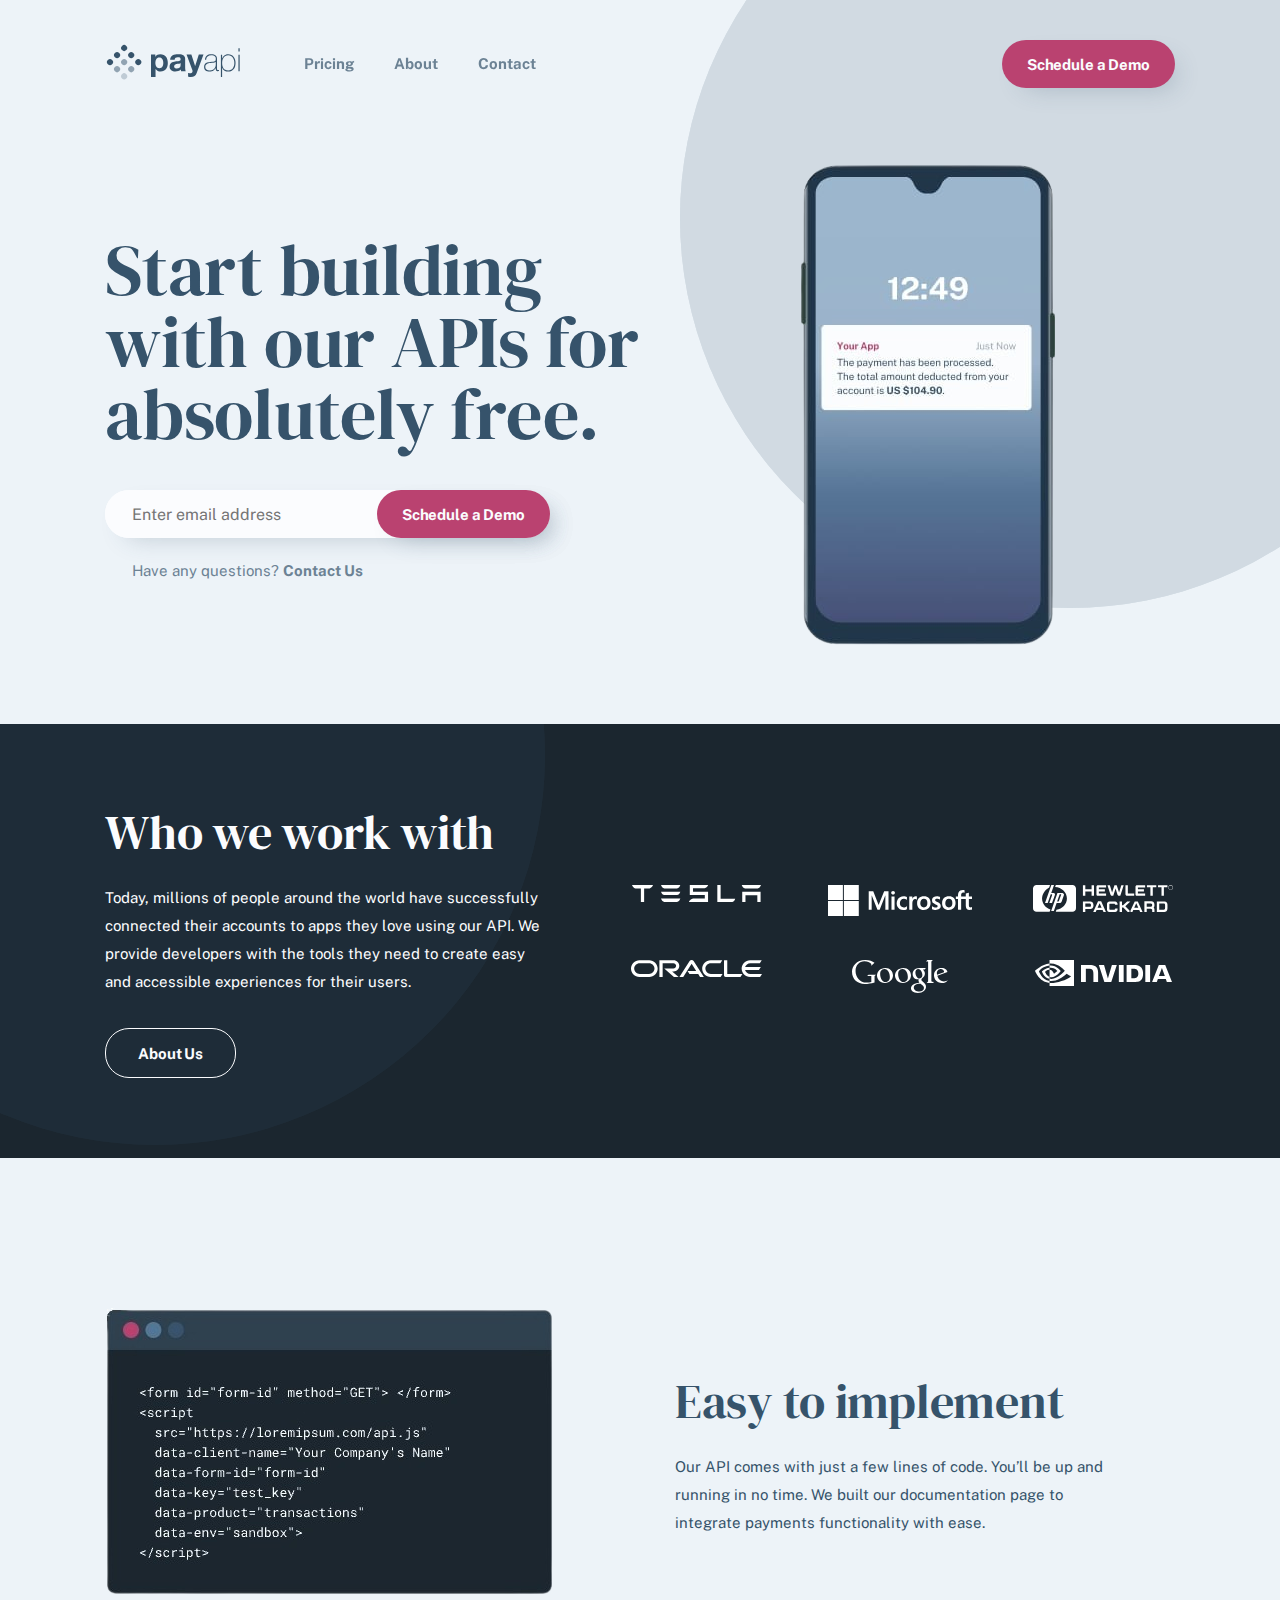
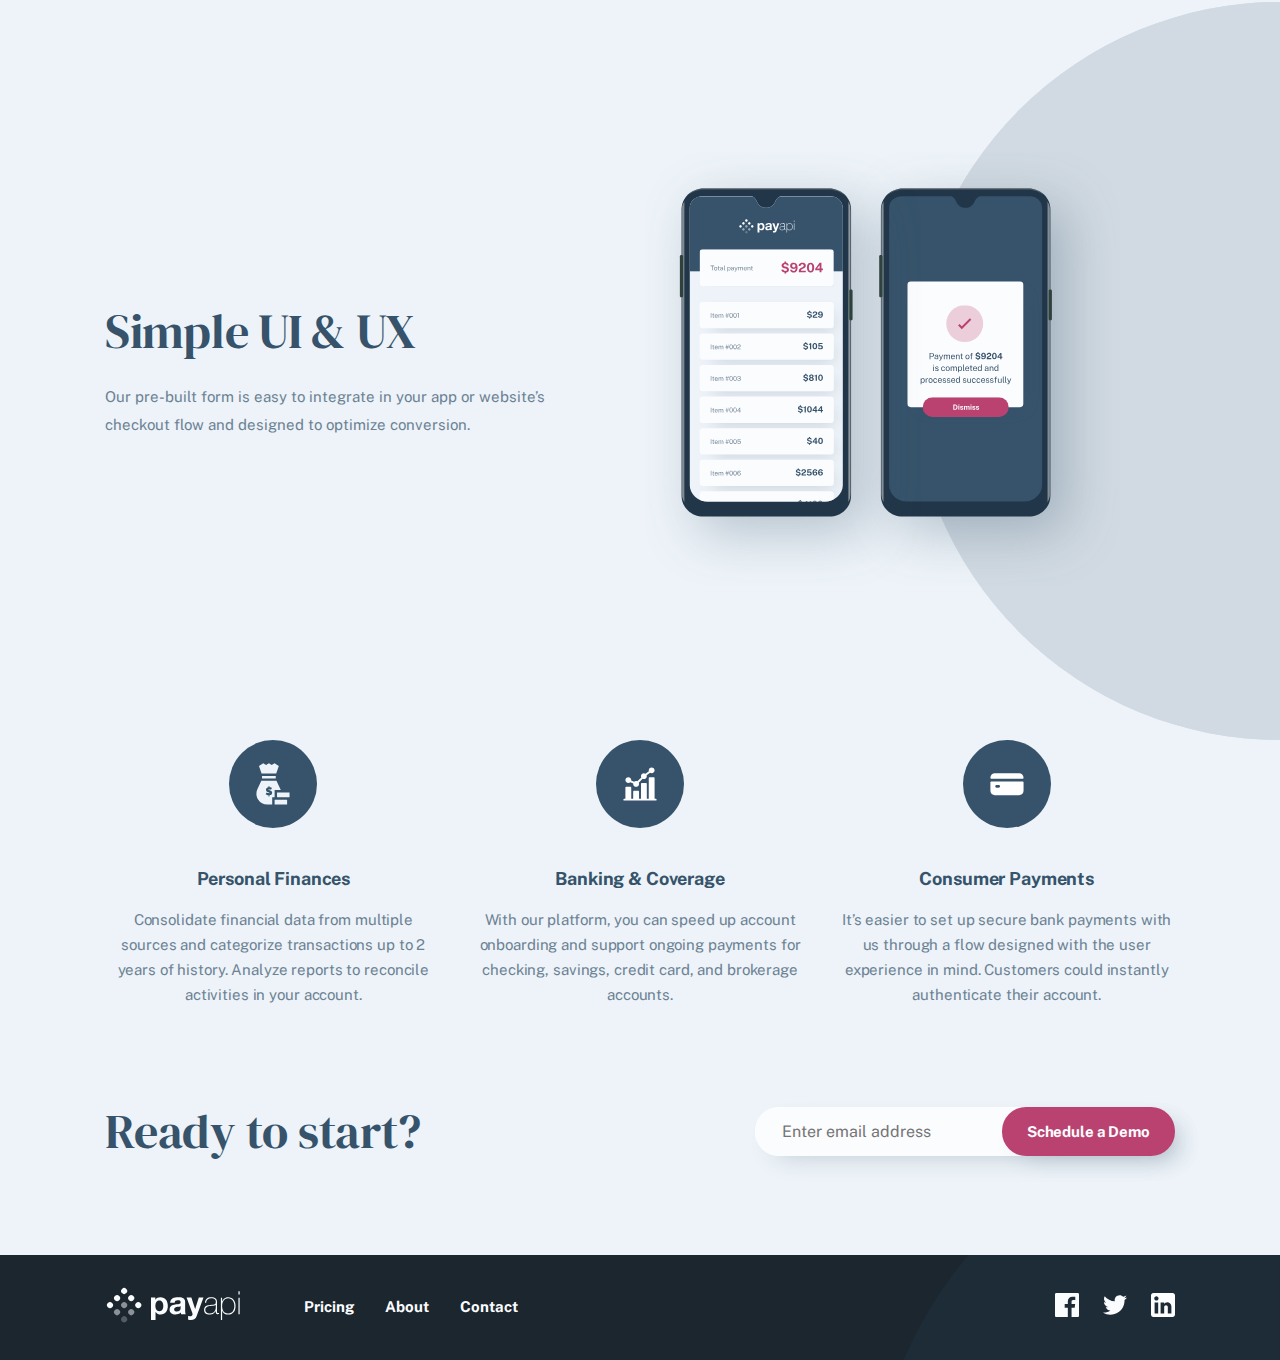
<file: index.html>
<!DOCTYPE html>
<html lang="en">

<head>
    <meta charset="UTF-8">
    <meta name="viewport" content="width=device-width, initial-scale=1.0">
    <link rel="stylesheet" href="./css/normalize.css">
    <link rel="stylesheet" href="./css/main.css">
    <title>Document</title>
</head>

<body>
    <!-- visually hidden H1 -->
    <h1 class="visually-hidden">Home page</h1>
    <!-- visually hidden H1 -->
    <header class="header">
        <div class="container">
            <div class="header__block">
                <div class="header__content">
                    <a href="#" class="header__logo_block">
                        <img src="./img/header-logo.svg" alt="logo">
                    </a>
                    <ul class="header__list">
                        <li class="header__item">
                            <a href="./pricing.html" class="header__link">Pricing</a>
                        </li>
                        <li class="header__item">
                            <a href="#" class="header__link">About</a>
                        </li>
                        <li class="header__item">
                            <a href="#" class="header__link">Contact</a>
                        </li>
                    </ul>
                </div>
                <div class="header__btn_block">
                    <a href="#" class="header__btn">Schedule a Demo</a>
                    <button class="header__menu"></button>
                </div>
            </div>
        </div>
    </header>
    <main>
        <section class="hero">
            <div class="container">
                <div class="hero__block">
                    <div class="hero__img_block">
                        <img src="./img/hero.png" alt="img">
                    </div>
                    <div class="hero__content">
                        <h2 class="hero__title">Start building with our APIs for absolutely free.</h2>
                        <form action="https://echo.htmlacademy.ru/" class="hero__form">
                            <input type="email" class="hero__input" name="email" aria-label="email"
                                placeholder="Enter email address">
                            <button type="submit" class="hero__btn">Schedule a Demo</button>
                        </form>
                        <span class="hero__des">Have any questions? <a>Contact Us</a></span>
                    </div>
                </div>
            </div>
        </section>
        <section class="work">
            <div class="container">
                <div class="work__block">
                    <ul class="work__list">
                        <li class="work__item">
                            <img src="./img/work1.svg" alt="img">
                        </li>
                        <li class="work__item">
                            <img src="./img/work2.svg" alt="img">
                        </li>
                        <li class="work__item">
                            <img src="./img/work3.svg" alt="img">
                        </li>
                        <li class="work__item">
                            <img src="./img/work4.svg" alt="img">
                        </li>
                        <li class="work__item">
                            <img src="./img/work5.svg" alt="img">
                        </li>
                        <li class="work__item">
                            <img src="./img/work6.svg" alt="img">
                        </li>
                    </ul>
                    <div class="work__content">
                        <h2 class="work__title">Who we work with</h2>
                        <p class="work__text">Today, millions of people around the world have successfully connected
                            their accounts to apps they love using our API. We provide developers with the tools they
                            need to create easy and accessible experiences for their users. </p>
                        <a href="#" class="work__btn">About Us</a>
                    </div>
                </div>
            </div>
        </section>
        <section class="implement">
            <div class="container">
                <div class="implement__block">
                    <div class="implement__img_block">
                        <img src="./img/implement.png" alt="img">
                    </div>
                    <div class="implement__content">
                        <h2 class="implement__title">Easy to implement</h2>
                        <p class="implement__text">Our API comes with just a few lines of code. You’ll be up and running
                            in no time. We built our documentation page to integrate payments functionality with ease.
                        </p>
                    </div>
                </div>
            </div>
        </section>
        <section class="simple">
            <div class="container">
                <div class="simple__block">
                    <div class="simple__img_block">
                        <img src="./img/simple.svg" alt="img">
                    </div>
                    <div class="simple__content">
                        <h2 class="simple__title">Simple UI & UX</h2>
                        <p class="simple__text">Our pre-built form is easy to integrate in your app or website’s
                            checkout flow and designed to optimize conversion. </p>
                    </div>
                </div>
            </div>
        </section>
        <section class="about">
            <div class="container">
                <div class="about__block">
                    <ul class="about__list">
                        <li class="about__item">
                            <h3 id="about1" class="about__sub_title">Personal Finances</h3>
                            <p class="about__inner_text">
                                Consolidate financial data from multiple sources and categorize transactions up to 2
                                years of history. Analyze reports to reconcile activities in your account.
                            </p>
                        </li>
                        <li class="about__item">
                            <h3 id="about2" class="about__sub_title">Banking & Coverage</h3>
                            <p class="about__inner_text">
                                With our platform, you can speed up account onboarding and support ongoing payments for
                                checking, savings, credit card, and brokerage accounts.
                            </p>
                        </li>
                        <li class="about__item">
                            <h3 id="about3" class="about__sub_title">Consumer Payments</h3>
                            <p class="about__inner_text">
                                It’s easier to set up secure bank payments with us through a flow designed with the user
                                experience in mind. Customers could instantly authenticate their account.
                            </p>
                        </li>
                    </ul>
                </div>
            </div>
        </section>
        <section class="ready">
            <div class="container">
                <div class="ready__block">
                    <h2 class="ready__title">Ready to start?</h2>
                    <form action="https://echo.htmlacademy.ru/" class="ready__form">
                        <input type="email" class="ready__input" name="email" aria-label="email"
                            placeholder="Enter email address">
                        <button type="submit" class="ready__btn">Schedule a Demo</button>
                    </form>
                </div>
            </div>
        </section>
    </main>
    <footer class="footer">
        <div class="container">
            <div class="footer__block">
                <div class="footer__content">
                    <a href="#" class="footer__logo_block">
                        <img src="./img/footer-logo.svg" alt="logo">
                    </a>
                    <ul class="footer__list">
                        <li class="footer__item">
                            <a href="./pricing.html" class="footer__link">Pricing</a>
                        </li>
                        <li class="footer__item">
                            <a href="#" class="footer__link">About</a>
                        </li>
                        <li class="footer__item">
                            <a href="#" class="footer__link">Contact</a>
                        </li>
                    </ul>
                </div>
                <ul class="footer__icon_list">
                    <li class="footer__icon_item">
                        <a href="#">
                            <img src="./img/footer1.svg" alt="icon">
                        </a>
                    </li>
                    <li class="footer__icon_item">
                        <a href="#">
                            <img src="./img/footer2.svg" alt="icon">
                        </a>
                    </li>
                    <li class="footer__icon_item">
                        <a href="#">
                            <img src="./img/footer3.svg" alt="icon">
                        </a>
                    </li>
                </ul>
            </div>
        </div>
    </footer>
</body>

</html>
</file>
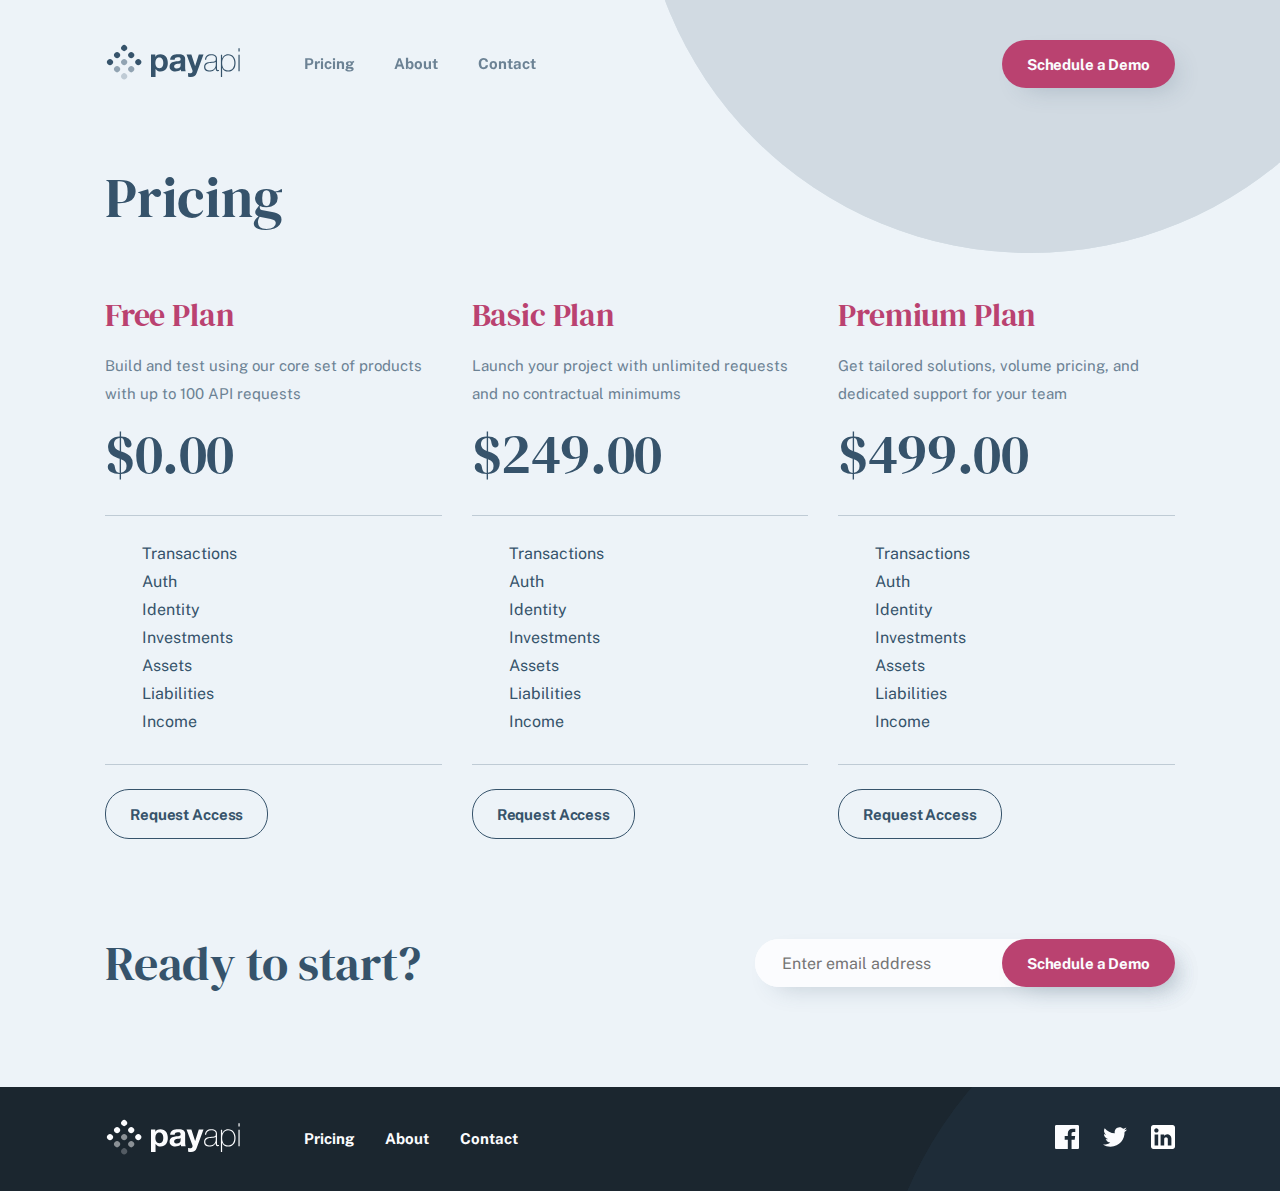
<file: pricing.html>
<!DOCTYPE html>
<html lang="en">

<head>
    <meta charset="UTF-8">
    <meta name="viewport" content="width=device-width, initial-scale=1.0">
    <link rel="stylesheet" href="./css/normalize.css">
    <link rel="stylesheet" href="./css/main.css">
    <link rel="stylesheet" href="./css/pricing.css">
    <title>Document</title>
</head>

<body>
    <!-- visually hidden H1 -->
    <h1 class="visually-hidden">Pricing page</h1>
    <!-- visually hidden H1 -->
    <header class="header">
        <div class="container">
            <div class="header__block">
                <div class="header__content">
                    <a href="./index.html" class="header__logo_block">
                        <img src="./img/header-logo.svg" alt="logo">
                    </a>
                    <ul class="header__list">
                        <li class="header__item">
                            <a href="./pricing.html" class="header__link">Pricing</a>
                        </li>
                        <li class="header__item">
                            <a href="#" class="header__link">About</a>
                        </li>
                        <li class="header__item">
                            <a href="#" class="header__link">Contact</a>
                        </li>
                    </ul>
                </div>
                <div class="header__btn_block">
                    <a href="#" class="header__btn">Schedule a Demo</a>
                    <button class="header__menu"></button>
                </div>
            </div>
        </div>
    </header>
    <main>
        <section class="pricing">
            <div class="container">
                <div class="pricing__block">
                    <h2 class="pricing__title">Pricing</h2>
                    <ul class="pricing__list">
                        <li class="pricing__item">
                            <h3 class="pricing__sub_title">Free Plan</h3>
                            <p class="pricing__text">Build and test using our core set of products with up to 100 API
                                requests </p>
                            <span class="pricing__price">$0.00</span>
                            <form action="https://echo.htmlacademy.ru/" class="pricing__form">
                                <div class="pricing__content">
                                    <div class="pricing__checkbox_block">
                                        <input type="checkbox" name="Transactions" value="choosed" id="checkbox1-1">
                                        <label for="checkbox1-1">Transactions</label>
                                    </div>
                                    <div class="pricing__checkbox_block">
                                        <input type="checkbox" name="Auth" value="choosed" id="checkbox1-2">
                                        <label for="checkbox1-2">Auth</label>
                                    </div>
                                    <div class="pricing__checkbox_block">
                                        <input type="checkbox" name="Identity" value="choosed" id="checkbox1-3">
                                        <label for="checkbox1-3">Identity</label>
                                    </div>
                                    <div class="pricing__checkbox_block">
                                        <input type="checkbox" name="Investments" value="choosed" id="checkbox1-4">
                                        <label for="checkbox1-4">Investments</label>
                                    </div>
                                    <div class="pricing__checkbox_block">
                                        <input type="checkbox" name="Assets" value="choosed" id="checkbox1-5">
                                        <label for="checkbox1-5">Assets</label>
                                    </div>
                                    <div class="pricing__checkbox_block">
                                        <input type="checkbox" name="Liabilities" value="choosed" id="checkbox1-6">
                                        <label for="checkbox1-6">Liabilities</label>
                                    </div>
                                    <div class="pricing__checkbox_block">
                                        <input type="checkbox" name="Income" value="choosed" id="checkbox1-7">
                                        <label for="checkbox1-7">Income</label>
                                    </div>
                                </div>
                                <div class="pricing__btn_block">
                                    <button type="submit" href="#" class="pricing__btn">Request Access</button>
                                </div>
                            </form>
                        </li>
                        <li class="pricing__item">
                            <h3 class="pricing__sub_title">Basic Plan</h3>
                            <p class="pricing__text">Launch your project with unlimited requests and no contractual
                                minimums </p>
                            <span class="pricing__price">$249.00</span>
                            <form action="https://echo.htmlacademy.ru/" class="pricing__form">
                                <div class="pricing__content">
                                    <div class="pricing__checkbox_block">
                                        <input type="checkbox" name="Transactions" value="choosed" id="checkbox2-1">
                                        <label for="checkbox2-1">Transactions</label>
                                    </div>
                                    <div class="pricing__checkbox_block">
                                        <input type="checkbox" name="Auth" value="choosed" id="checkbox2-2">
                                        <label for="checkbox2-2">Auth</label>
                                    </div>
                                    <div class="pricing__checkbox_block">
                                        <input type="checkbox" name="Identity" value="choosed" id="checkbox2-3">
                                        <label for="checkbox2-3">Identity</label>
                                    </div>
                                    <div class="pricing__checkbox_block">
                                        <input type="checkbox" name="Investments" value="choosed" id="checkbox2-4">
                                        <label for="checkbox2-4">Investments</label>
                                    </div>
                                    <div class="pricing__checkbox_block">
                                        <input type="checkbox" name="Assets" value="choosed" id="checkbox2-5">
                                        <label for="checkbox2-5">Assets</label>
                                    </div>
                                    <div class="pricing__checkbox_block">
                                        <input type="checkbox" name="Liabilities" value="choosed" id="checkbox2-6">
                                        <label for="checkbox2-6">Liabilities</label>
                                    </div>
                                    <div class="pricing__checkbox_block">
                                        <input type="checkbox" name="Income" value="choosed" id="checkbox2-7">
                                        <label for="checkbox2-7">Income</label>
                                    </div>
                                </div>
                                <div class="pricing__btn_block">
                                    <button type="submit" href="#" class="pricing__btn">Request Access</button>
                                </div>
                            </form>
                        </li>
                        <li class="pricing__item">
                            <h3 class="pricing__sub_title">Premium Plan</h3>
                            <p class="pricing__text">Get tailored solutions, volume pricing, and dedicated support for
                                your team </p>
                            <span class="pricing__price">$499.00</span>
                            <form action="https://echo.htmlacademy.ru/" class="pricing__form">
                                <div class="pricing__content">
                                    <div class="pricing__checkbox_block">
                                        <input type="checkbox" name="Transactions" value="choosed" id="checkbox3-1">
                                        <label for="checkbox3-1">Transactions</label>
                                    </div>
                                    <div class="pricing__checkbox_block">
                                        <input type="checkbox" name="Auth" value="choosed" id="checkbox3-2">
                                        <label for="checkbox3-2">Auth</label>
                                    </div>
                                    <div class="pricing__checkbox_block">
                                        <input type="checkbox" name="Identity" value="choosed" id="checkbox3-3">
                                        <label for="checkbox3-3">Identity</label>
                                    </div>
                                    <div class="pricing__checkbox_block">
                                        <input type="checkbox" name="Investments" value="choosed" id="checkbox3-4">
                                        <label for="checkbox3-4">Investments</label>
                                    </div>
                                    <div class="pricing__checkbox_block">
                                        <input type="checkbox" name="Assets" value="choosed" id="checkbox3-5">
                                        <label for="checkbox3-5">Assets</label>
                                    </div>
                                    <div class="pricing__checkbox_block">
                                        <input type="checkbox" name="Liabilities" value="choosed" id="checkbox3-6">
                                        <label for="checkbox3-6">Liabilities</label>
                                    </div>
                                    <div class="pricing__checkbox_block">
                                        <input type="checkbox" name="Income" value="choosed" id="checkbox3-7">
                                        <label for="checkbox3-7">Income</label>
                                    </div>
                                </div>
                                <div class="pricing__btn_block">
                                    <button type="submit" href="#" class="pricing__btn">Request Access</button>
                                </div>
                            </form>
                        </li>
                    </ul>
                </div>
            </div>
        </section>
        <section class="ready">
            <div class="container">
                <div class="ready__block">
                    <h2 class="ready__title">Ready to start?</h2>
                    <form action="https://echo.htmlacademy.ru/" class="ready__form">
                        <input type="email" class="ready__input" name="email" aria-label="email"
                            placeholder="Enter email address">
                        <button type="submit" class="ready__btn">Schedule a Demo</button>
                    </form>
                </div>
            </div>
        </section>
    </main>
    <footer class="footer">
        <div class="container">
            <div class="footer__block">
                <div class="footer__content">
                    <a href="./index.html" class="footer__logo_block">
                        <img src="./img/footer-logo.svg" alt="logo">
                    </a>
                    <ul class="footer__list">
                        <li class="footer__item">
                            <a href="./pricing.html" class="footer__link">Pricing</a>
                        </li>
                        <li class="footer__item">
                            <a href="#" class="footer__link">About</a>
                        </li>
                        <li class="footer__item">
                            <a href="#" class="footer__link">Contact</a>
                        </li>
                    </ul>
                </div>
                <ul class="footer__icon_list">
                    <li class="footer__icon_item">
                        <a href="#">
                            <img src="./img/footer1.svg" alt="icon">
                        </a>
                    </li>
                    <li class="footer__icon_item">
                        <a href="#">
                            <img src="./img/footer2.svg" alt="icon">
                        </a>
                    </li>
                    <li class="footer__icon_item">
                        <a href="#">
                            <img src="./img/footer3.svg" alt="icon">
                        </a>
                    </li>
                </ul>
            </div>
        </div>
    </footer>
</body>

</html>
</file>
<file: css/main.css>
/* dm-serif-display-regular - latin */
@font-face {
  font-display: swap;
  /* Check https://developer.mozilla.org/en-US/docs/Web/CSS/@font-face/font-display for other options. */
  font-family: "DM Serif Display";
  font-style: normal;
  font-weight: 400;
  src: url("../fonts/dm-serif-display-regular.woff2") format("woff2");
  /* Chrome 36+, Opera 23+, Firefox 39+, Safari 12+, iOS 10+ */
}
/* public-sans-regular - latin */
@font-face {
  font-display: swap;
  /* Check https://developer.mozilla.org/en-US/docs/Web/CSS/@font-face/font-display for other options. */
  font-family: "Public Sans";
  font-style: normal;
  font-weight: 400;
  src: url("../fonts/public-sans-regular.woff2") format("woff2");
  /* Chrome 36+, Opera 23+, Firefox 39+, Safari 12+, iOS 10+ */
}
/* public-sans-700 - latin */
@font-face {
  font-display: swap;
  /* Check https://developer.mozilla.org/en-US/docs/Web/CSS/@font-face/font-display for other options. */
  font-family: "Public Sans";
  font-style: normal;
  font-weight: 700;
  src: url("../fonts/public-sans-700.woff2") format("woff2");
  /* Chrome 36+, Opera 23+, Firefox 39+, Safari 12+, iOS 10+ */
}
html {
  -webkit-box-sizing: border-box;
          box-sizing: border-box;
}

*,
*::before,
*::after {
  -webkit-box-sizing: inherit;
          box-sizing: inherit;
}

h1,
h2,
h3,
h4,
h5,
p {
  margin: 0;
}

ul,
ol {
  list-style: none;
  margin: 0;
  padding: 0;
}

a {
  text-decoration: none;
}

img {
  max-width: 100%;
  height: auto;
}

body {
  margin: 0;
  padding: 0;
  font-family: "Public Sans";
  background: rgb(237, 243, 248);
}

.container {
  max-width: 1110px;
  padding-left: 20px;
  padding-right: 20px;
  margin-left: auto;
  margin-right: auto;
}

.visually-hidden {
  clip: rect(0 0 0 0);
  -webkit-clip-path: inset(50%);
          clip-path: inset(50%);
  height: 1px;
  overflow: hidden;
  position: absolute;
  white-space: nowrap;
  width: 1px;
}

.header {
  padding-top: 40px;
  position: absolute;
  left: 0;
  right: 0;
}

.header__menu {
  display: inline-block;
  border: none;
  background-color: unset;
  width: 28px;
  height: 18px;
  background-repeat: no-repeat;
  background-image: url("/img/header-menu.svg");
  background-size: cover;
}

.header__list {
  display: none;
}

.header__link {
  color: rgb(54, 83, 107);
  font-size: 15px;
  font-weight: 700;
  line-height: 18px;
  opacity: 0.7;
}
.header__link:hover {
  opacity: 1;
}

.header__btn {
  display: none;
}

.header__block {
  display: -webkit-box;
  display: -ms-flexbox;
  display: flex;
  -webkit-box-align: center;
      -ms-flex-align: center;
          align-items: center;
  -webkit-box-pack: justify;
      -ms-flex-pack: justify;
          justify-content: space-between;
}

@media screen and (min-width: 768px) {
  .header__menu {
    display: none;
  }
  .header__list {
    display: -webkit-box;
    display: -ms-flexbox;
    display: flex;
    -webkit-box-align: center;
        -ms-flex-align: center;
            align-items: center;
    gap: 40px;
  }
  .header__btn {
    display: inline-block;
    border-radius: 24px;
    -webkit-box-shadow: 10px 10px 25px -10px rgba(54, 83, 107, 0.25);
            box-shadow: 10px 10px 25px -10px rgba(54, 83, 107, 0.25);
    background-color: rgb(186, 66, 112);
    padding: 16px 25px 14px 25px;
    color: rgb(251, 252, 254);
    font-size: 15px;
    font-weight: 700;
    line-height: 18px;
    letter-spacing: -0.12px;
    -webkit-transition: all 0.4s ease;
    transition: all 0.4s ease;
  }
  .header__btn:hover {
    background-color: rgb(218, 109, 151);
  }
  .header__content {
    display: -webkit-box;
    display: -ms-flexbox;
    display: flex;
    gap: 64px;
  }
}
.hero {
  padding-top: 110px;
  padding-bottom: 75px;
  background-repeat: no-repeat;
  background-image: url("/img/hero-mobile-bg.svg");
  background-position: top center;
  background-size: contain;
}
@media screen and (min-width: 500px) {
  .hero {
    background-image: url("/img/hero-tab-bg.svg");
    background-size: auto;
  }
}
@media screen and (min-width: 768px) {
  .hero {
    background-size: contain;
  }
}
@media screen and (min-width: 992px) {
  .hero {
    background-image: url("/img/hero-pc-bg.svg");
    background-position: top right;
    background-size: auto;
  }
}
.hero__block {
  text-align: center;
}

.hero__img_block {
  max-width: 125px;
  height: 240px;
  margin-bottom: 35px;
  margin-left: auto;
  margin-right: auto;
}

.hero__title {
  color: rgb(54, 83, 107);
  font-family: DM Serif Display;
  font-size: 33px;
  font-weight: 400;
  line-height: 36px;
  letter-spacing: -0.25px;
  margin-bottom: 24px;
}

.hero__des {
  display: inline-block;
  color: rgb(108, 130, 148);
  font-size: 15px;
  font-weight: 400;
  line-height: 18px;
}
.hero__des a {
  font-weight: 700;
}

.hero__form {
  margin-bottom: 24px;
}
.hero__form input {
  border-radius: 24px;
  -webkit-box-shadow: 10px 10px 25px -10px rgba(54, 83, 107, 0.2509803922);
          box-shadow: 10px 10px 25px -10px rgba(54, 83, 107, 0.2509803922);
  background: rgb(251, 252, 254);
  display: block;
  width: 100%;
  padding: 16px 0 14px 27px;
  border: none;
  overflow: hidden;
  margin-bottom: 16px;
}
.hero__form button {
  display: inline-block;
  border-radius: 24px;
  -webkit-box-shadow: 10px 10px 25px -10px rgba(54, 83, 107, 0.25);
          box-shadow: 10px 10px 25px -10px rgba(54, 83, 107, 0.25);
  background-color: rgb(186, 66, 112);
  padding: 16px 25px 14px 25px;
  color: rgb(251, 252, 254);
  font-size: 15px;
  font-weight: 700;
  line-height: 18px;
  letter-spacing: -0.12px;
  -webkit-transition: all 0.4s ease;
  transition: all 0.4s ease;
  display: block;
  border: none;
  width: 100%;
  cursor: pointer;
}
.hero__form button:hover {
  background-color: rgb(218, 109, 151);
}
@media screen and (min-width: 768px) {
  .hero__form {
    border-radius: 24px;
    -webkit-box-shadow: 10px 10px 25px -10px rgba(54, 83, 107, 0.2509803922);
            box-shadow: 10px 10px 25px -10px rgba(54, 83, 107, 0.2509803922);
    background: rgb(251, 252, 254);
    display: -webkit-box;
    display: -ms-flexbox;
    display: flex;
    -webkit-box-pack: justify;
        -ms-flex-pack: justify;
            justify-content: space-between;
    max-width: 445px;
    margin-left: auto;
    margin-right: auto;
  }
  .hero__form input {
    -webkit-box-shadow: unset;
            box-shadow: unset;
    width: unset;
    margin-bottom: 0;
  }
  .hero__form button {
    width: unset;
  }
}

@media screen and (min-width: 768px) {
  .hero {
    padding-top: 135px;
  }
  .hero__content {
    max-width: 575px;
    margin-left: auto;
    margin-right: auto;
  }
  .hero__title {
    font-size: 48px;
    line-height: 56px;
  }
  .hero__img_block {
    max-width: 155px;
    height: 300px;
    margin-bottom: 50px;
  }
}
@media screen and (min-width: 992px) {
  .hero {
    padding-top: 165px;
    background-position: right -40px top;
  }
  .hero__block {
    display: -webkit-box;
    display: -ms-flexbox;
    display: flex;
    -webkit-box-orient: horizontal;
    -webkit-box-direction: reverse;
        -ms-flex-direction: row-reverse;
            flex-direction: row-reverse;
    -webkit-box-align: center;
        -ms-flex-align: center;
            align-items: center;
    -webkit-box-pack: justify;
        -ms-flex-pack: justify;
            justify-content: space-between;
    text-align: left;
  }
  .hero__img_block {
    max-width: 100%;
    height: auto;
    margin-bottom: 0;
  }
  .hero__content {
    margin-left: 0;
    margin-right: 0;
  }
  .hero__title {
    margin-bottom: 40px;
    font-size: 72px;
    line-height: 72px;
  }
  .hero__form {
    margin-left: 0;
  }
  .hero__des {
    padding-left: 27px;
  }
}
.work {
  background-color: rgb(27, 38, 47);
  padding-top: 80px;
  padding-bottom: 80px;
  background-repeat: no-repeat;
  background-image: url("/img/work-mob-bg.svg");
  background-position: top center;
  background-size: cover;
}
@media screen and (min-width: 500px) {
  .work {
    background-image: url("/img/work-tab-bg.svg");
    background-size: cover;
  }
}
@media screen and (min-width: 768px) {
  .work {
    background-size: cover;
  }
}
@media screen and (min-width: 992px) {
  .work {
    background-image: url("/img/work-pc-bg.svg");
    background-position: top left;
    background-size: auto;
  }
}
.work__block {
  text-align: center;
}

.work__title {
  color: rgb(251, 252, 254);
  font-family: DM Serif Display;
  font-size: 32px;
  font-weight: 400;
  line-height: 36px;
  letter-spacing: -0.25px;
  margin-bottom: 16px;
}

.work__text {
  color: rgb(251, 252, 254);
  font-size: 15px;
  font-weight: 400;
  line-height: 28px;
  margin-bottom: 60px;
}

.work__btn {
  display: inline-block;
  color: rgb(251, 252, 254);
  font-size: 15px;
  font-weight: 700;
  line-height: 18px;
  letter-spacing: -0.12px;
  padding: 16px 32px 14px 32px;
  background-color: transparent;
  -webkit-transition: all 0.4s ease;
  transition: all 0.4s ease;
  border: 1px solid rgb(251, 252, 254);
  border-radius: 24px;
}
.work__btn:hover {
  background-color: rgb(251, 252, 254);
  color: rgb(27, 38, 47);
}

.work__item img {
  -o-object-fit: cover;
     object-fit: cover;
}

.work__list {
  max-width: 500px;
  margin-left: auto;
  margin-right: auto;
  display: grid;
  grid-template-columns: 1fr 1fr;
  gap: 40px;
  -webkit-box-pack: justify;
      -ms-flex-pack: justify;
          justify-content: space-between;
  margin-bottom: 56px;
}

.work__content {
  max-width: 500px;
  margin-left: auto;
  margin-right: auto;
}

@media screen and (min-width: 768px) {
  .work__list {
    max-width: 550px;
    grid-template-columns: 1fr 1fr 1fr;
    -webkit-column-gap: 60px;
       -moz-column-gap: 60px;
            column-gap: 60px;
    row-gap: 40px;
  }
  .work__title {
    margin-bottom: 24px;
    font-size: 48px;
    line-height: 56px;
  }
  .work__text {
    margin-bottom: 32px;
  }
}
@media screen and (min-width: 992px) {
  .work__block {
    display: -webkit-box;
    display: -ms-flexbox;
    display: flex;
    -webkit-box-orient: horizontal;
    -webkit-box-direction: reverse;
        -ms-flex-direction: row-reverse;
            flex-direction: row-reverse;
    -webkit-box-align: center;
        -ms-flex-align: center;
            align-items: center;
    -webkit-box-pack: start;
        -ms-flex-pack: start;
            justify-content: start;
  }
  .work__title {
    font-size: 48px;
    line-height: 56px;
  }
  .work__content {
    max-width: 445px;
    margin-left: 0;
    margin-right: 0;
    text-align: left;
  }
  .work__list {
    margin: 0;
    margin-left: auto;
  }
}
.implement {
  padding-top: 80px;
}

.implement__content {
  margin-top: 48px;
  text-align: center;
}

.implement__img_block {
  text-align: center;
}

.implement__title {
  color: rgb(54, 83, 107);
  font-family: DM Serif Display;
  font-size: 36px;
  font-weight: 400;
  line-height: 36px;
  letter-spacing: -0.28px;
  margin-bottom: 24px;
}

.implement__text {
  color: rgb(54, 83, 107);
  font-size: 15px;
  font-weight: 400;
  line-height: 28px;
}

@media screen and (min-width: 640px) {
  .implement {
    padding-top: 100px;
  }
  .implement__content {
    max-width: 600px;
    margin-left: auto;
    margin-right: auto;
  }
  .implement__title {
    font-size: 48px;
    line-height: 56px;
  }
}
@media screen and (min-width: 992px) {
  .implement {
    padding-top: 150px;
  }
  .implement__content {
    max-width: 445px;
    text-align: left;
    margin-top: 0;
    margin-left: 0;
    margin-right: 0;
  }
  .implement__block {
    display: -webkit-box;
    display: -ms-flexbox;
    display: flex;
    -webkit-box-align: center;
        -ms-flex-align: center;
            align-items: center;
    -webkit-box-pack: justify;
        -ms-flex-pack: justify;
            justify-content: space-between;
    max-width: 1015px;
  }
}
.simple {
  padding-top: 80px;
  padding-bottom: 80px;
}
.simple__block {
  text-align: center;
}

.simple__title {
  margin-bottom: 24px;
  color: rgb(54, 83, 107);
  font-family: DM Serif Display;
  font-size: 36px;
  font-weight: 400;
  line-height: 36px;
  letter-spacing: -0.28px;
}

.simple__text {
  color: rgb(108, 130, 148);
  font-size: 15px;
  font-weight: 400;
  line-height: 28px;
}

@media screen and (min-width: 640px) {
  .simple {
    padding-top: 100px;
    padding-bottom: 100px;
  }
  .simple__content {
    max-width: 600px;
    margin-left: auto;
    margin-right: auto;
  }
  .simple__title {
    font-size: 48px;
    line-height: 56px;
  }
}
@media screen and (min-width: 992px) {
  .simple {
    padding-top: 150px;
    padding-bottom: 150px;
    background-repeat: no-repeat;
    background-image: url("/img/simple-bg.svg");
    background-position: center right;
    background-size: contain;
  }
  .simple__content {
    max-width: 445px;
    text-align: left;
    margin-top: 0;
    margin-left: 0;
    margin-right: 0;
  }
  .simple__block {
    display: -webkit-box;
    display: -ms-flexbox;
    display: flex;
    -webkit-box-align: center;
        -ms-flex-align: center;
            align-items: center;
    -webkit-box-orient: horizontal;
    -webkit-box-direction: reverse;
        -ms-flex-direction: row-reverse;
            flex-direction: row-reverse;
    -webkit-box-pack: justify;
        -ms-flex-pack: justify;
            justify-content: space-between;
    max-width: 1015px;
    gap: 95px;
  }
}
.about__sub_title {
  margin-bottom: 16px;
  color: rgb(54, 83, 107);
  font-size: 18px;
  font-weight: 700;
  line-height: 25px;
  letter-spacing: -0.14px;
}

.about__inner_text {
  color: rgb(108, 130, 148);
  font-size: 15px;
  font-weight: 400;
  line-height: 25px;
  letter-spacing: -0.12px;
}

.about__item {
  text-align: center;
}

.about__list {
  display: grid;
  grid-template-columns: 1fr;
  gap: 48px;
}

#about1::before {
  content: url("/img/about1.svg");
  display: block;
  text-align: center;
  margin-bottom: 32px;
}

#about2::before {
  content: url("/img/about2.svg");
  display: block;
  text-align: center;
  margin-bottom: 32px;
}

#about3::before {
  content: url("/img/about3.svg");
  display: block;
  text-align: center;
  margin-bottom: 32px;
}

@media screen and (min-width: 768px) {
  .about__list {
    grid-template-columns: 1fr 1fr 1fr;
    gap: 10px;
  }
}
@media screen and (min-width: 992px) {
  .about__list {
    gap: 30px;
  }
}
.ready {
  padding-top: 80px;
  padding-bottom: 80px;
}

.ready__title {
  color: rgb(54, 83, 107);
  font-family: DM Serif Display;
  font-size: 32px;
  font-weight: 400;
  line-height: 36px;
  letter-spacing: -0.25px;
  text-align: center;
  margin-bottom: 32px;
}

.ready__form input {
  border-radius: 24px;
  -webkit-box-shadow: 10px 10px 25px -10px rgba(54, 83, 107, 0.2509803922);
          box-shadow: 10px 10px 25px -10px rgba(54, 83, 107, 0.2509803922);
  background: rgb(251, 252, 254);
  display: block;
  width: 100%;
  padding: 16px 0 14px 27px;
  border: none;
  overflow: hidden;
  margin-bottom: 16px;
}
.ready__form button {
  display: inline-block;
  border-radius: 24px;
  -webkit-box-shadow: 10px 10px 25px -10px rgba(54, 83, 107, 0.25);
          box-shadow: 10px 10px 25px -10px rgba(54, 83, 107, 0.25);
  background-color: rgb(186, 66, 112);
  padding: 16px 25px 14px 25px;
  color: rgb(251, 252, 254);
  font-size: 15px;
  font-weight: 700;
  line-height: 18px;
  letter-spacing: -0.12px;
  -webkit-transition: all 0.4s ease;
  transition: all 0.4s ease;
  display: block;
  border: none;
  width: 100%;
  cursor: pointer;
}
.ready__form button:hover {
  background-color: rgb(218, 109, 151);
}
@media screen and (min-width: 768px) {
  .ready__form {
    border-radius: 24px;
    -webkit-box-shadow: 10px 10px 25px -10px rgba(54, 83, 107, 0.2509803922);
            box-shadow: 10px 10px 25px -10px rgba(54, 83, 107, 0.2509803922);
    background: rgb(251, 252, 254);
    display: -webkit-box;
    display: -ms-flexbox;
    display: flex;
    -webkit-box-pack: justify;
        -ms-flex-pack: justify;
            justify-content: space-between;
    max-width: 445px;
    margin-left: auto;
    margin-right: auto;
  }
  .ready__form input {
    -webkit-box-shadow: unset;
            box-shadow: unset;
    width: unset;
    margin-bottom: 0;
  }
  .ready__form button {
    width: unset;
  }
}

@media screen and (min-width: 768px) {
  .ready {
    padding-top: 100px;
    padding-bottom: 100px;
  }
  .ready__title {
    margin-bottom: 40px;
    font-size: 48px;
    line-height: 56px;
  }
}
@media screen and (min-width: 992px) {
  .ready {
    padding-top: 96px;
    padding-bottom: 96px;
  }
  .ready__block {
    display: -webkit-box;
    display: -ms-flexbox;
    display: flex;
    -webkit-box-align: center;
        -ms-flex-align: center;
            align-items: center;
    -webkit-box-pack: justify;
        -ms-flex-pack: justify;
            justify-content: space-between;
  }
  .ready__form {
    margin: 0;
  }
  .ready__form input {
    padding-right: 30px;
  }
  .ready__title {
    margin-bottom: 0;
  }
}
.footer {
  background-color: rgb(27, 38, 47);
  padding-top: 31px;
  padding-bottom: 31px;
  background-repeat: no-repeat;
  background-image: url("/img/footer-mob.svg");
  background-position: bottom center;
  background-size: cover;
}
@media screen and (min-width: 500px) {
  .footer {
    background-size: cover;
  }
}
@media screen and (min-width: 768px) {
  .footer {
    background-image: url("/img/footer-tab.svg");
    background-size: cover;
    background-position: bottom right;
  }
}
@media screen and (min-width: 992px) {
  .footer {
    background-image: url("/img/footer-pc.svg");
    background-size: cover;
  }
}
.footer__block {
  text-align: center;
}

.footer__link {
  color: rgb(251, 252, 254);
  font-size: 15px;
  font-weight: 700;
  line-height: 18px;
}
.footer__link:hover {
  opacity: 0.7;
}

.footer__icon_list {
  display: -webkit-box;
  display: -ms-flexbox;
  display: flex;
  -webkit-box-align: center;
      -ms-flex-align: center;
          align-items: center;
  -webkit-box-pack: center;
      -ms-flex-pack: center;
          justify-content: center;
  gap: 24px;
  margin-left: auto;
}
.footer__icon_list a:hover {
  -webkit-transition: all 0.2s ease;
  transition: all 0.2s ease;
  opacity: 0.7;
}

.footer__content {
  margin-bottom: 40px;
}

.footer__list {
  display: -webkit-box;
  display: -ms-flexbox;
  display: flex;
  -webkit-box-align: center;
      -ms-flex-align: center;
          align-items: center;
  -webkit-box-orient: vertical;
  -webkit-box-direction: normal;
      -ms-flex-direction: column;
          flex-direction: column;
  gap: 31px;
}

.footer__logo_block {
  display: inline-block;
  margin-bottom: 40px;
}

@media screen and (min-width: 768px) {
  .footer__list {
    -webkit-box-orient: horizontal;
    -webkit-box-direction: normal;
        -ms-flex-direction: row;
            flex-direction: row;
  }
  .footer__content {
    display: -webkit-box;
    display: -ms-flexbox;
    display: flex;
    -webkit-box-align: center;
        -ms-flex-align: center;
            align-items: center;
    gap: 64px;
    margin-bottom: 0;
  }
  .footer__logo_block {
    margin-bottom: 0;
  }
  .footer__block {
    display: -webkit-box;
    display: -ms-flexbox;
    display: flex;
    -webkit-box-align: center;
        -ms-flex-align: center;
            align-items: center;
    -webkit-box-pack: justify;
        -ms-flex-pack: justify;
            justify-content: space-between;
  }
}/*# sourceMappingURL=main.css.map */
</file>
<file: css/pricing.css>
@charset "UTF-8";
/* dm-serif-display-regular - latin */
@font-face {
  font-display: swap;
  /* Check https://developer.mozilla.org/en-US/docs/Web/CSS/@font-face/font-display for other options. */
  font-family: "DM Serif Display";
  font-style: normal;
  font-weight: 400;
  src: url("../fonts/dm-serif-display-regular.woff2") format("woff2");
  /* Chrome 36+, Opera 23+, Firefox 39+, Safari 12+, iOS 10+ */
}
/* public-sans-regular - latin */
@font-face {
  font-display: swap;
  /* Check https://developer.mozilla.org/en-US/docs/Web/CSS/@font-face/font-display for other options. */
  font-family: "Public Sans";
  font-style: normal;
  font-weight: 400;
  src: url("../fonts/public-sans-regular.woff2") format("woff2");
  /* Chrome 36+, Opera 23+, Firefox 39+, Safari 12+, iOS 10+ */
}
/* public-sans-700 - latin */
@font-face {
  font-display: swap;
  /* Check https://developer.mozilla.org/en-US/docs/Web/CSS/@font-face/font-display for other options. */
  font-family: "Public Sans";
  font-style: normal;
  font-weight: 700;
  src: url("../fonts/public-sans-700.woff2") format("woff2");
  /* Chrome 36+, Opera 23+, Firefox 39+, Safari 12+, iOS 10+ */
}
html {
  -webkit-box-sizing: border-box;
          box-sizing: border-box;
}

*,
*::before,
*::after {
  -webkit-box-sizing: inherit;
          box-sizing: inherit;
}

h1,
h2,
h3,
h4,
h5,
p {
  margin: 0;
}

ul,
ol {
  list-style: none;
  margin: 0;
  padding: 0;
}

a {
  text-decoration: none;
}

img {
  max-width: 100%;
  height: auto;
}

body {
  margin: 0;
  padding: 0;
  font-family: "Public Sans";
  background: rgb(237, 243, 248);
}

.container {
  max-width: 1110px;
  padding-left: 20px;
  padding-right: 20px;
  margin-left: auto;
  margin-right: auto;
}

.visually-hidden {
  clip: rect(0 0 0 0);
  -webkit-clip-path: inset(50%);
          clip-path: inset(50%);
  height: 1px;
  overflow: hidden;
  position: absolute;
  white-space: nowrap;
  width: 1px;
}

.pricing {
  padding-top: 125px;
  background-repeat: no-repeat;
  background-image: url("/img/pricing-mob.svg");
  background-position: top right;
}
@media screen and (min-width: 500px) {
  .pricing {
    background-image: url("/img/pricing-tab.svg");
  }
}
@media screen and (min-width: 992px) {
  .pricing {
    background-image: url("/img/pricing-pc.svg");
    background-position: top right;
  }
}
.pricing__block {
  text-align: center;
}

.pricing__title {
  color: rgb(54, 83, 107);
  font-family: DM Serif Display;
  font-size: 32px;
  font-weight: 400;
  line-height: 36px;
  letter-spacing: -0.25px;
  margin-bottom: 48px;
}

.pricing__sub_title {
  color: rgb(186, 66, 112);
  font-family: DM Serif Display;
  font-size: 24px;
  font-weight: 400;
  line-height: 32px;
  letter-spacing: -0.18px;
  margin-bottom: 17px;
}

.pricing__form {
  text-align: left;
  display: -webkit-box;
  display: -ms-flexbox;
  display: flex;
  -webkit-box-orient: vertical;
  -webkit-box-direction: normal;
      -ms-flex-direction: column;
          flex-direction: column;
  -webkit-box-pack: center;
      -ms-flex-pack: center;
          justify-content: center;
  gap: 8px;
}

.pricing__text {
  color: rgb(108, 130, 148);
  font-size: 15px;
  font-weight: 100;
  line-height: 28px;
  margin-bottom: 10px;
}

.pricing__price {
  color: rgb(54, 83, 107);
  font-family: DM Serif Display;
  font-size: 56px;
  font-weight: 400;
  line-height: 72px;
  letter-spacing: -0.43px;
  display: block;
  padding-bottom: 25px;
  border-bottom: 1px solid rgba(54, 83, 107, 0.25);
  margin-bottom: 24px;
}

.pricing__btn {
  display: inline-block;
  border: 1px solid rgb(54, 83, 107);
  border-radius: 24px;
  background: transparent;
  padding: 16px 24px 14px 24px;
  color: rgb(54, 83, 107);
  font-size: 15px;
  font-weight: 700;
  line-height: 18px;
  letter-spacing: -0.12px;
  -webkit-transition: all 0.5s ease;
  transition: all 0.5s ease;
  cursor: pointer;
}
.pricing__btn:hover {
  color: #fff;
  background-color: rgb(54, 83, 107);
}

.pricing__btn_block {
  text-align: center;
  padding-top: 24px;
  border-top: 1px solid rgba(54, 83, 107, 0.25);
}

.pricing__checkbox_block {
  display: -webkit-box;
  display: -ms-flexbox;
  display: flex;
  -webkit-box-align: center;
      -ms-flex-align: center;
          align-items: center;
  gap: 24px;
}
.pricing__checkbox_block label {
  color: rgb(54, 83, 107);
  font-size: 16px;
  font-weight: 400;
  line-height: 28px;
  cursor: pointer;
}

.pricing__list {
  display: grid;
  grid-template-columns: 1fr;
  gap: 48px;
}

input[type=checkbox] {
  cursor: pointer;
  visibility: hidden;
  accent-color: rgb(237, 243, 248);
}
input[type=checkbox]:checked {
  visibility: unset;
  accent-color: #edf3f8;
}
input[type=checkbox]:checked::after {
  content: "✔";
  visibility: unset;
  color: rgb(186, 66, 112);
  width: 17px;
  height: 17px;
  -webkit-transition: all 0.15s ease;
  transition: all 0.15s ease;
  background-color: #edf3f8;
}

.pricing__content {
  max-width: 168px;
  margin-left: auto;
  margin-right: auto;
  margin-bottom: 20px;
}

@media screen and (min-width: 768px) {
  .pricing {
    padding-top: 163px;
  }
  .pricing__list {
    max-width: unset;
    grid-template-columns: 1fr 1fr 1fr;
    gap: 10px;
  }
  .pricing__title {
    margin-bottom: 69px;
    font-size: 48px;
    line-height: 56px;
  }
  .pricing__sub_title {
    line-height: 40px;
  }
}
@media screen and (min-width: 992px) {
  .pricing {
    padding-top: 170px;
  }
  .pricing__block {
    text-align: left;
  }
  .pricing__form {
    -webkit-box-pack: start;
        -ms-flex-pack: start;
            justify-content: start;
  }
  .pricing__content {
    margin-left: 0;
    margin-right: 0;
  }
  .pricing__btn {
    margin-left: 0;
  }
  .pricing__btn_block {
    text-align: left;
  }
  .pricing__list {
    -webkit-box-pack: justify;
        -ms-flex-pack: justify;
            justify-content: space-between;
    gap: 30px;
  }
  .pricing__title {
    font-size: 56px;
  }
  .pricing__sub_title {
    font-size: 32px;
  }
}/*# sourceMappingURL=pricing.css.map */
</file>
